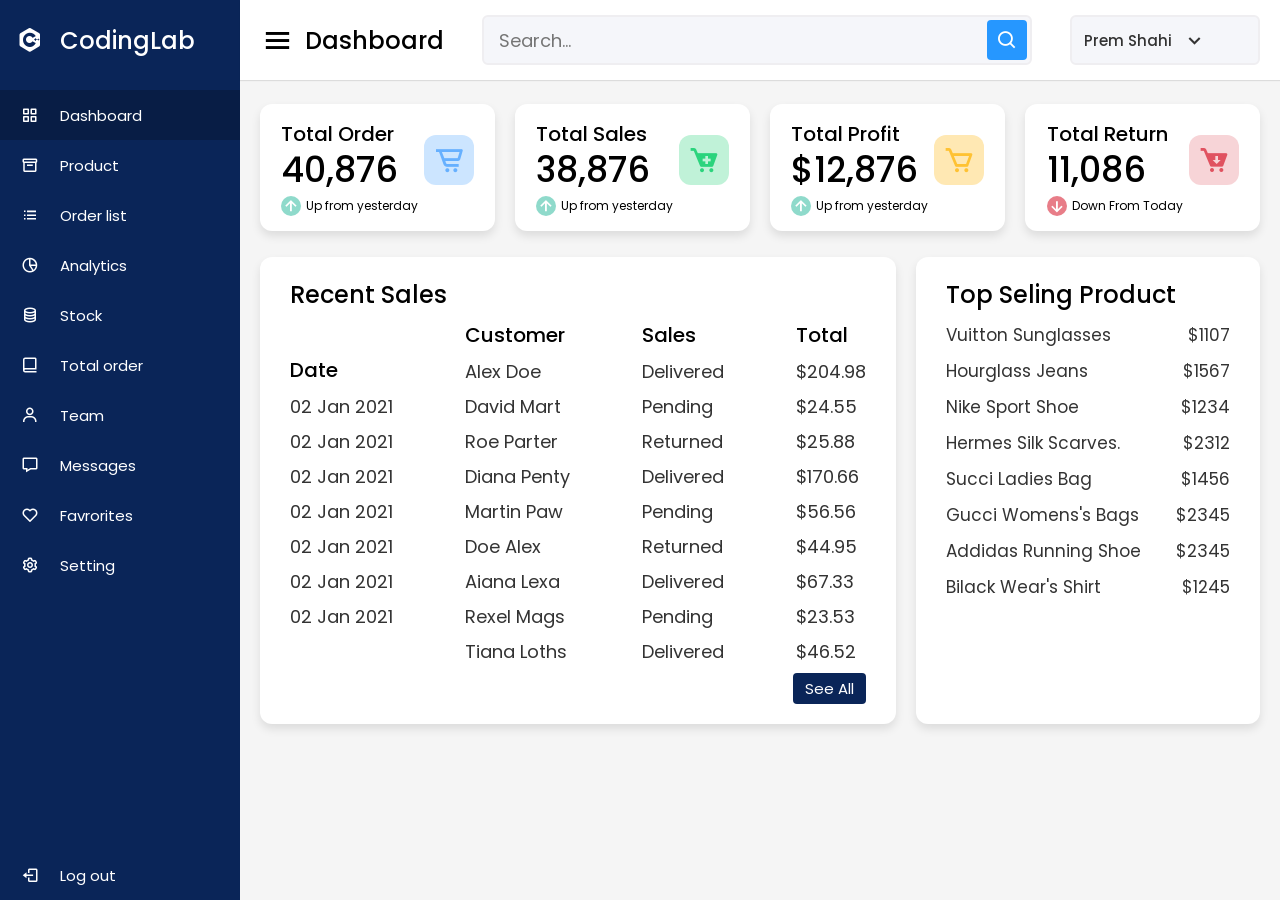
<file: index.html>
<!DOCTYPE html>
<!-- Designined by CodingLab | www.youtube.com/codinglabyt -->
<html lang="en" dir="ltr">
  <head>
    <meta charset="UTF-8">
    <!--<title> Responsiive Admin Dashboard | CodingLab </title>-->
    <link rel="stylesheet" href="style.css">
    <!-- Boxicons CDN Link -->
    <link href='https://unpkg.com/boxicons@2.0.7/css/boxicons.min.css' rel='stylesheet'>
     <meta name="viewport" content="width=device-width, initial-scale=1.0">
   </head>
<body>
  <div class="sidebar">
    <div class="logo-details">
      <i class='bx bxl-c-plus-plus'></i>
      <span class="logo_name">CodingLab</span>
    </div>
      <ul class="nav-links">
        <li>
          <a href="#" class="active">
            <i class='bx bx-grid-alt' ></i>
            <span class="links_name">Dashboard</span>
          </a>
        </li>
        <li>
          <a href="#">
            <i class='bx bx-box' ></i>
            <span class="links_name">Product</span>
          </a>
        </li>
        <li>
          <a href="#">
            <i class='bx bx-list-ul' ></i>
            <span class="links_name">Order list</span>
          </a>
        </li>
        <li>
          <a href="#">
            <i class='bx bx-pie-chart-alt-2' ></i>
            <span class="links_name">Analytics</span>
          </a>
        </li>
        <li>
          <a href="#">
            <i class='bx bx-coin-stack' ></i>
            <span class="links_name">Stock</span>
          </a>
        </li>
        <li>
          <a href="#">
            <i class='bx bx-book-alt' ></i>
            <span class="links_name">Total order</span>
          </a>
        </li>
        <li>
          <a href="#">
            <i class='bx bx-user' ></i>
            <span class="links_name">Team</span>
          </a>
        </li>
        <li>
          <a href="#">
            <i class='bx bx-message' ></i>
            <span class="links_name">Messages</span>
          </a>
        </li>
        <li>
          <a href="#">
            <i class='bx bx-heart' ></i>
            <span class="links_name">Favrorites</span>
          </a>
        </li>
        <li>
          <a href="#">
            <i class='bx bx-cog' ></i>
            <span class="links_name">Setting</span>
          </a>
        </li>
        <li class="log_out">
          <a href="#">
            <i class='bx bx-log-out'></i>
            <span class="links_name">Log out</span>
          </a>
        </li>
      </ul>
  </div>
  <section class="home-section">
    <nav>
      <div class="sidebar-button">
        <i class='bx bx-menu sidebarBtn'></i>
        <span class="dashboard">Dashboard</span>
      </div>
      <div class="search-box">
        <input type="text" placeholder="Search...">
        <i class='bx bx-search' ></i>
      </div>
      <div class="profile-details">
        <!--<img src="images/profile.jpg" alt="">-->
        <span class="admin_name">Prem Shahi</span>
        <i class='bx bx-chevron-down' ></i>
      </div>
    </nav>

    <div class="home-content">
      <div class="overview-boxes">
        <div class="box">
          <div class="right-side">
            <div class="box-topic">Total Order</div>
            <div class="number">40,876</div>
            <div class="indicator">
              <i class='bx bx-up-arrow-alt'></i>
              <span class="text">Up from yesterday</span>
            </div>
          </div>
          <i class='bx bx-cart-alt cart'></i>
        </div>
        <div class="box">
          <div class="right-side">
            <div class="box-topic">Total Sales</div>
            <div class="number">38,876</div>
            <div class="indicator">
              <i class='bx bx-up-arrow-alt'></i>
              <span class="text">Up from yesterday</span>
            </div>
          </div>
          <i class='bx bxs-cart-add cart two' ></i>
        </div>
        <div class="box">
          <div class="right-side">
            <div class="box-topic">Total Profit</div>
            <div class="number">$12,876</div>
            <div class="indicator">
              <i class='bx bx-up-arrow-alt'></i>
              <span class="text">Up from yesterday</span>
            </div>
          </div>
          <i class='bx bx-cart cart three' ></i>
        </div>
        <div class="box">
          <div class="right-side">
            <div class="box-topic">Total Return</div>
            <div class="number">11,086</div>
            <div class="indicator">
              <i class='bx bx-down-arrow-alt down'></i>
              <span class="text">Down From Today</span>
            </div>
          </div>
          <i class='bx bxs-cart-download cart four' ></i>
        </div>
      </div>

      <div class="sales-boxes">
        <div class="recent-sales box">
          <div class="title">Recent Sales</div>
          <div class="sales-details">
            <ul class="details">
              <li class="topic">Date</li>
              <li><a href="#">02 Jan 2021</a></li>
              <li><a href="#">02 Jan 2021</a></li>
              <li><a href="#">02 Jan 2021</a></li>
              <li><a href="#">02 Jan 2021</a></li>
              <li><a href="#">02 Jan 2021</a></li>
              <li><a href="#">02 Jan 2021</a></li>
              <li><a href="#">02 Jan 2021</a></li>
            </ul>
            <ul class="details">
            <li class="topic">Customer</li>
            <li><a href="#">Alex Doe</a></li>
            <li><a href="#">David Mart</a></li>
            <li><a href="#">Roe Parter</a></li>
            <li><a href="#">Diana Penty</a></li>
            <li><a href="#">Martin Paw</a></li>
            <li><a href="#">Doe Alex</a></li>
            <li><a href="#">Aiana Lexa</a></li>
            <li><a href="#">Rexel Mags</a></li>
             <li><a href="#">Tiana Loths</a></li>
          </ul>
          <ul class="details">
            <li class="topic">Sales</li>
            <li><a href="#">Delivered</a></li>
            <li><a href="#">Pending</a></li>
            <li><a href="#">Returned</a></li>
            <li><a href="#">Delivered</a></li>
            <li><a href="#">Pending</a></li>
            <li><a href="#">Returned</a></li>
            <li><a href="#">Delivered</a></li>
             <li><a href="#">Pending</a></li>
            <li><a href="#">Delivered</a></li>
          </ul>
          <ul class="details">
            <li class="topic">Total</li>
            <li><a href="#">$204.98</a></li>
            <li><a href="#">$24.55</a></li>
            <li><a href="#">$25.88</a></li>
            <li><a href="#">$170.66</a></li>
            <li><a href="#">$56.56</a></li>
            <li><a href="#">$44.95</a></li>
            <li><a href="#">$67.33</a></li>
             <li><a href="#">$23.53</a></li>
             <li><a href="#">$46.52</a></li>
          </ul>
          </div>
          <div class="button">
            <a href="#">See All</a>
          </div>
        </div>
        <div class="top-sales box">
          <div class="title">Top Seling Product</div>
          <ul class="top-sales-details">
            <li>
            <a href="#">
              <!--<img src="images/sunglasses.jpg" alt="">-->
              <span class="product">Vuitton Sunglasses</span>
            </a>
            <span class="price">$1107</span>
          </li>
          <li>
            <a href="#">
               <!--<img src="images/jeans.jpg" alt="">-->
              <span class="product">Hourglass Jeans </span>
            </a>
            <span class="price">$1567</span>
          </li>
          <li>
            <a href="#">
             <!-- <img src="images/nike.jpg" alt="">-->
              <span class="product">Nike Sport Shoe</span>
            </a>
            <span class="price">$1234</span>
          </li>
          <li>
            <a href="#">
              <!--<img src="images/scarves.jpg" alt="">-->
              <span class="product">Hermes Silk Scarves.</span>
            </a>
            <span class="price">$2312</span>
          </li>
          <li>
            <a href="#">
              <!--<img src="images/blueBag.jpg" alt="">-->
              <span class="product">Succi Ladies Bag</span>
            </a>
            <span class="price">$1456</span>
          </li>
          <li>
            <a href="#">
              <!--<img src="images/bag.jpg" alt="">-->
              <span class="product">Gucci Womens's Bags</span>
            </a>
            <span class="price">$2345</span>
          <li>
            <a href="#">
              <!--<img src="images/addidas.jpg" alt="">-->
              <span class="product">Addidas Running Shoe</span>
            </a>
            <span class="price">$2345</span>
          </li>
<li>
            <a href="#">
             <!--<img src="images/shirt.jpg" alt="">-->
              <span class="product">Bilack Wear's Shirt</span>
            </a>
            <span class="price">$1245</span>
          </li>
          </ul>
        </div>
      </div>
    </div>
  </section>

  <script>
   let sidebar = document.querySelector(".sidebar");
let sidebarBtn = document.querySelector(".sidebarBtn");
sidebarBtn.onclick = function() {
  sidebar.classList.toggle("active");
  if(sidebar.classList.contains("active")){
  sidebarBtn.classList.replace("bx-menu" ,"bx-menu-alt-right");
}else
  sidebarBtn.classList.replace("bx-menu-alt-right", "bx-menu");
}
 </script>

</body>
</html>
</file>
<file: style.css>
/* Googlefont Poppins CDN Link */
@import url('https://fonts.googleapis.com/css2?family=Poppins:wght@200;300;400;500;600;700&display=swap');
*{
  margin: 0;
  padding: 0;
  box-sizing: border-box;
  font-family: 'Poppins', sans-serif;
}
.sidebar{
  position: fixed;
  height: 100%;
  width: 240px;
  background: #0A2558;
  transition: all 0.5s ease;
}
.sidebar.active{
  width: 60px;
}
.sidebar .logo-details{
  height: 80px;
  display: flex;
  align-items: center;
}
.sidebar .logo-details i{
  font-size: 28px;
  font-weight: 500;
  color: #fff;
  min-width: 60px;
  text-align: center
}
.sidebar .logo-details .logo_name{
  color: #fff;
  font-size: 24px;
  font-weight: 500;
}
.sidebar .nav-links{
  margin-top: 10px;
}
.sidebar .nav-links li{
  position: relative;
  list-style: none;
  height: 50px;
}
.sidebar .nav-links li a{
  height: 100%;
  width: 100%;
  display: flex;
  align-items: center;
  text-decoration: none;
  transition: all 0.4s ease;
}
.sidebar .nav-links li a.active{
  background: #081D45;
}
.sidebar .nav-links li a:hover{
  background: #081D45;
}
.sidebar .nav-links li i{
  min-width: 60px;
  text-align: center;
  font-size: 18px;
  color: #fff;
}
.sidebar .nav-links li a .links_name{
  color: #fff;
  font-size: 15px;
  font-weight: 400;
  white-space: nowrap;
}
.sidebar .nav-links .log_out{
  position: absolute;
  bottom: 0;
  width: 100%;
}
.home-section{
  position: relative;
  background: #f5f5f5;
  min-height: 100vh;
  width: calc(100% - 240px);
  left: 240px;
  transition: all 0.5s ease;
}
.sidebar.active ~ .home-section{
  width: calc(100% - 60px);
  left: 60px;
}
.home-section nav{
  display: flex;
  justify-content: space-between;
  height: 80px;
  background: #fff;
  display: flex;
  align-items: center;
  position: fixed;
  width: calc(100% - 240px);
  left: 240px;
  z-index: 100;
  padding: 0 20px;
  box-shadow: 0 1px 1px rgba(0, 0, 0, 0.1);
  transition: all 0.5s ease;
}
.sidebar.active ~ .home-section nav{
  left: 60px;
  width: calc(100% - 60px);
}
.home-section nav .sidebar-button{
  display: flex;
  align-items: center;
  font-size: 24px;
  font-weight: 500;
}
nav .sidebar-button i{
  font-size: 35px;
  margin-right: 10px;
}
.home-section nav .search-box{
  position: relative;
  height: 50px;
  max-width: 550px;
  width: 100%;
  margin: 0 20px;
}
nav .search-box input{
  height: 100%;
  width: 100%;
  outline: none;
  background: #F5F6FA;
  border: 2px solid #EFEEF1;
  border-radius: 6px;
  font-size: 18px;
  padding: 0 15px;
}
nav .search-box .bx-search{
  position: absolute;
  height: 40px;
  width: 40px;
  background: #2697FF;
  right: 5px;
  top: 50%;
  transform: translateY(-50%);
  border-radius: 4px;
  line-height: 40px;
  text-align: center;
  color: #fff;
  font-size: 22px;
  transition: all 0.4 ease;
}
.home-section nav .profile-details{
  display: flex;
  align-items: center;
  background: #F5F6FA;
  border: 2px solid #EFEEF1;
  border-radius: 6px;
  height: 50px;
  min-width: 190px;
  padding: 0 15px 0 2px;
}
nav .profile-details img{
  height: 40px;
  width: 40px;
  border-radius: 6px;
  object-fit: cover;
}
nav .profile-details .admin_name{
  font-size: 15px;
  font-weight: 500;
  color: #333;
  margin: 0 10px;
  white-space: nowrap;
}
nav .profile-details i{
  font-size: 25px;
  color: #333;
}
.home-section .home-content{
  position: relative;
  padding-top: 104px;
}
.home-content .overview-boxes{
  display: flex;
  align-items: center;
  justify-content: space-between;
  flex-wrap: wrap;
  padding: 0 20px;
  margin-bottom: 26px;
}
.overview-boxes .box{
  display: flex;
  align-items: center;
  justify-content: center;
  width: calc(100% / 4 - 15px);
  background: #fff;
  padding: 15px 14px;
  border-radius: 12px;
  box-shadow: 0 5px 10px rgba(0,0,0,0.1);
}
.overview-boxes .box-topic{
  font-size: 20px;
  font-weight: 500;
}
.home-content .box .number{
  display: inline-block;
  font-size: 35px;
  margin-top: -6px;
  font-weight: 500;
}
.home-content .box .indicator{
  display: flex;
  align-items: center;
}
.home-content .box .indicator i{
  height: 20px;
  width: 20px;
  background: #8FDACB;
  line-height: 20px;
  text-align: center;
  border-radius: 50%;
  color: #fff;
  font-size: 20px;
  margin-right: 5px;
}
.box .indicator i.down{
  background: #e87d88;
}
.home-content .box .indicator .text{
  font-size: 12px;
}
.home-content .box .cart{
  display: inline-block;
  font-size: 32px;
  height: 50px;
  width: 50px;
  background: #cce5ff;
  line-height: 50px;
  text-align: center;
  color: #66b0ff;
  border-radius: 12px;
  margin: -15px 0 0 6px;
}
.home-content .box .cart.two{
   color: #2BD47D;
   background: #C0F2D8;
 }
.home-content .box .cart.three{
   color: #ffc233;
   background: #ffe8b3;
 }
.home-content .box .cart.four{
   color: #e05260;
   background: #f7d4d7;
 }
.home-content .total-order{
  font-size: 20px;
  font-weight: 500;
}
.home-content .sales-boxes{
  display: flex;
  justify-content: space-between;
  /* padding: 0 20px; */
}

/* left box */
.home-content .sales-boxes .recent-sales{
  width: 65%;
  background: #fff;
  padding: 20px 30px;
  margin: 0 20px;
  border-radius: 12px;
  box-shadow: 0 5px 10px rgba(0, 0, 0, 0.1);
}
.home-content .sales-boxes .sales-details{
  display: flex;
  align-items: center;
  justify-content: space-between;
}
.sales-boxes .box .title{
  font-size: 24px;
  font-weight: 500;
  /* margin-bottom: 10px; */
}
.sales-boxes .sales-details li.topic{
  font-size: 20px;
  font-weight: 500;
}
.sales-boxes .sales-details li{
  list-style: none;
  margin: 8px 0;
}
.sales-boxes .sales-details li a{
  font-size: 18px;
  color: #333;
  font-size: 400;
  text-decoration: none;
}
.sales-boxes .box .button{
  width: 100%;
  display: flex;
  justify-content: flex-end;
}
.sales-boxes .box .button a{
  color: #fff;
  background: #0A2558;
  padding: 4px 12px;
  font-size: 15px;
  font-weight: 400;
  border-radius: 4px;
  text-decoration: none;
  transition: all 0.3s ease;
}
.sales-boxes .box .button a:hover{
  background:  #0d3073;
}

/* Right box */
.home-content .sales-boxes .top-sales{
  width: 35%;
  background: #fff;
  padding: 20px 30px;
  margin: 0 20px 0 0;
  border-radius: 12px;
  box-shadow: 0 5px 10px rgba(0, 0, 0, 0.1);
}
.sales-boxes .top-sales li{
  display: flex;
  align-items: center;
  justify-content: space-between;
  margin: 10px 0;
}
.sales-boxes .top-sales li a img{
  height: 40px;
  width: 40px;
  object-fit: cover;
  border-radius: 12px;
  margin-right: 10px;
  background: #333;
}
.sales-boxes .top-sales li a{
  display: flex;
  align-items: center;
  text-decoration: none;
}
.sales-boxes .top-sales li .product,
.price{
  font-size: 17px;
  font-weight: 400;
  color: #333;
}
/* Responsive Media Query */
@media (max-width: 1240px) {
  .sidebar{
    width: 60px;
  }
  .sidebar.active{
    width: 220px;
  }
  .home-section{
    width: calc(100% - 60px);
    left: 60px;
  }
  .sidebar.active ~ .home-section{
    /* width: calc(100% - 220px); */
    overflow: hidden;
    left: 220px;
  }
  .home-section nav{
    width: calc(100% - 60px);
    left: 60px;
  }
  .sidebar.active ~ .home-section nav{
    width: calc(100% - 220px);
    left: 220px;
  }
}
@media (max-width: 1150px) {
  .home-content .sales-boxes{
    flex-direction: column;
  }
  .home-content .sales-boxes .box{
    width: 100%;
    overflow-x: scroll;
    margin-bottom: 30px;
  }
  .home-content .sales-boxes .top-sales{
    margin: 0;
  }
}
@media (max-width: 1000px) {
  .overview-boxes .box{
    width: calc(100% / 2 - 15px);
    margin-bottom: 15px;
  }
}
@media (max-width: 700px) {
  nav .sidebar-button .dashboard,
  nav .profile-details .admin_name,
  nav .profile-details i{
    display: none;
  }
  .home-section nav .profile-details{
    height: 50px;
    min-width: 40px;
  }
  .home-content .sales-boxes .sales-details{
    width: 560px;
  }
}
@media (max-width: 550px) {
  .overview-boxes .box{
    width: 100%;
    margin-bottom: 15px;
  }
  .sidebar.active ~ .home-section nav .profile-details{
    display: none;
  }
}
  @media (max-width: 400px) {
  .sidebar{
    width: 0;
  }
  .sidebar.active{
    width: 60px;
  }
  .home-section{
    width: 100%;
    left: 0;
  }
  .sidebar.active ~ .home-section{
    left: 60px;
    width: calc(100% - 60px);
  }
  .home-section nav{
    width: 100%;
    left: 0;
  }
  .sidebar.active ~ .home-section nav{
    left: 60px;
    width: calc(100% - 60px);
  }
}
</file>
